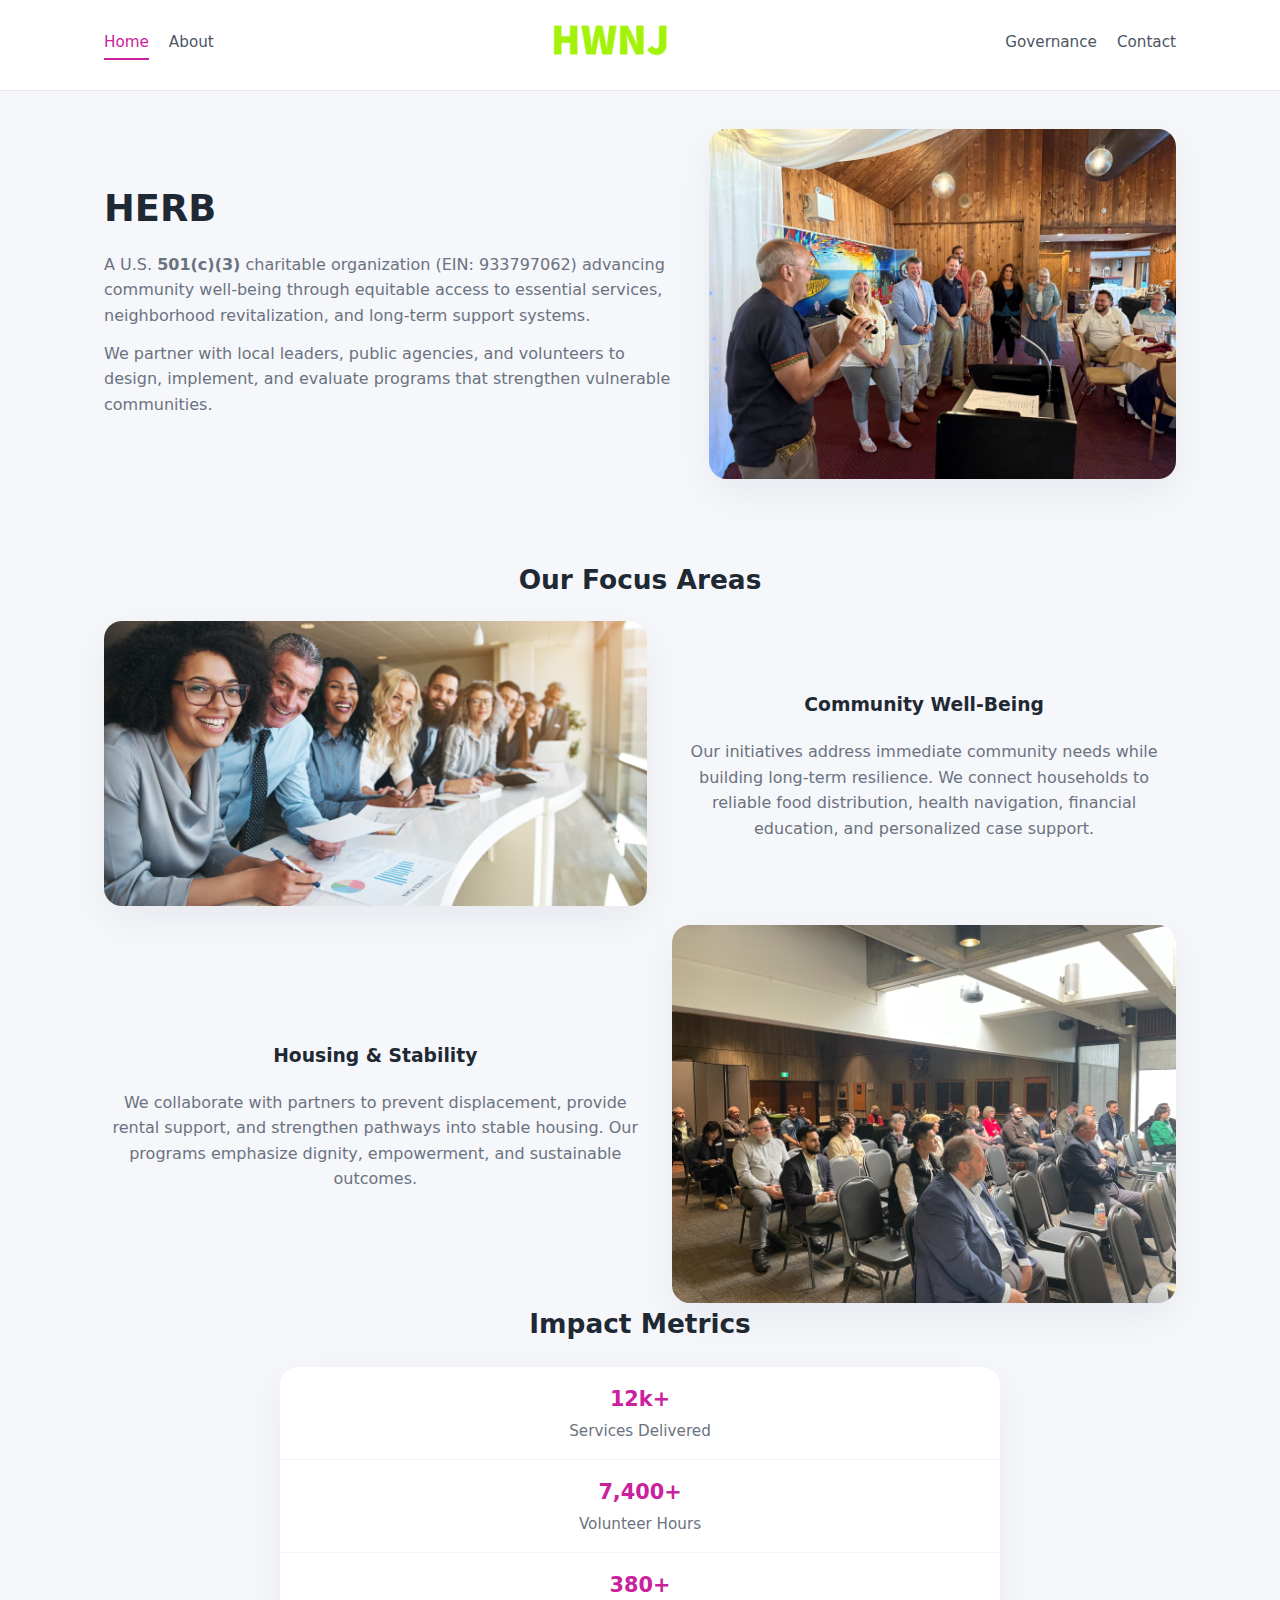
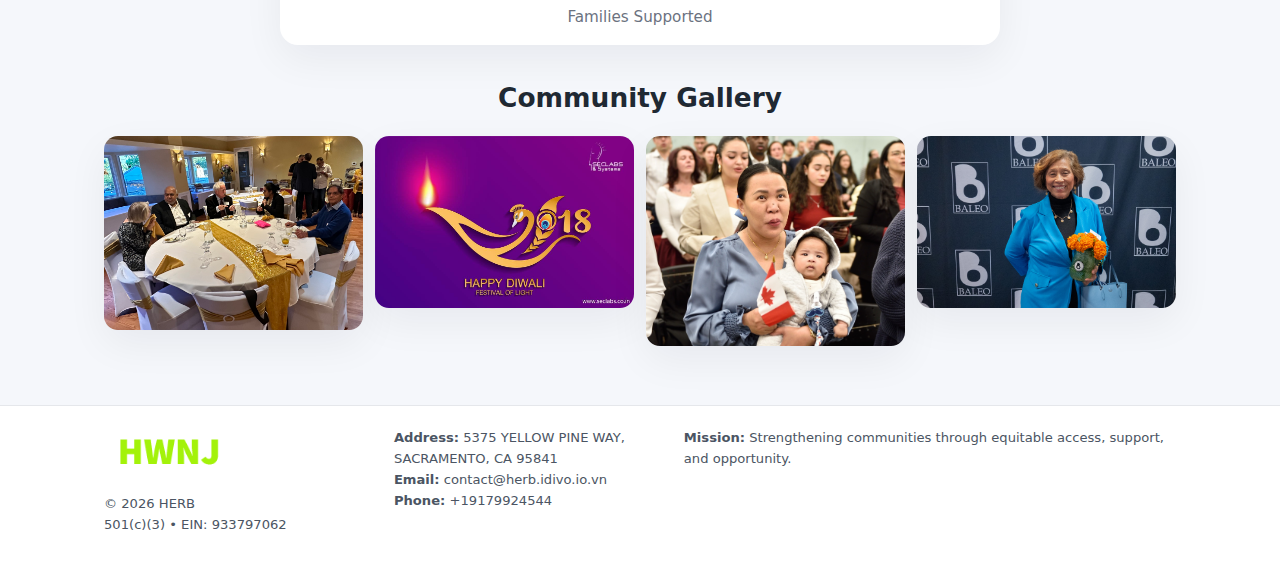
<file: index.html>
<!doctype html>
<html lang="en">
<head>
<meta charset="utf-8"/>
<meta name="viewport" content="width=device-width,initial-scale=1"/>
<title>HERB – Nonprofit • 2025</title>
<link rel="stylesheet" href="assets/styles.css"/>
<link rel="icon" href="images/logo.png"/>

<meta name="data-ein" content="933797062">
<meta name="data-name" content="HERB">
<meta name="data-email" content="contact@herb.idivo.io.vn">
<meta name="data-phone" content="+19179924544">
<meta name="data-address" content="5375 YELLOW PINE WAY,
SACRAMENTO, CA 95841">
<meta name="data-map" content="5375+YELLOW+PINE+WAY,+SACRAMENTO,+CA+95841">
  <meta name="description" content="Dedicated to community services, education, and direct relief, HERB collaborates with neighbors and partners to deliver practical help and long-term impact.">
<meta name="facebook-domain-verification" content="lljrbsv5o1femkzibtqdb8wth3hsb4" />
</head>
<body>
<div style="position:absolute;left:-9999px;top:-9999px;opacity:0" data-uniq="{{UNIQUE_BLOB}}">
  <span>Dedicated to community services, education, and direct relief, HERB collaborates with neighbors and partners to deliver practical help and long-term impact.</span><svg width="12" height="12" viewBox="0 0 12 12" xmlns="http://www.w3.org/2000/svg"><circle cx="6" cy="6" r="5" fill="#28a745"/></svg><img src="images/land.jpg" width="1" height="1" alt="" loading="lazy"/>
</div>


<header>
  <div class="header-inner">
    <nav>
      <a class="active" href="index.html">Home</a>
      <a href="about.html">About</a>
    </nav>
    <a href="index.html"><img src="images/logo.png" style="width:150px"></a>
    <nav>
      <a href="governance.html">Governance</a>
      <a href="contact.html">Contact</a>
    </nav>
  </div>
</header>

<div class="c4005429ab8">
  <div class="hero-wrap">
    <div>
      <h1>HERB</h1>
      <p class="cd2cb439b59">
        A U.S. <strong>501(c)(3)</strong> charitable organization (EIN: 933797062) advancing
        community well-being through equitable access to essential services,
        neighborhood revitalization, and long-term support systems.
      </p>
      <p>
        We partner with local leaders, public agencies, and volunteers to design,
        implement, and evaluate programs that strengthen vulnerable communities.
      </p>
    </div>
    <img src="images/hero.jpg" alt="Community support">
  </div>
</div>

<section class="section">
  <h2>Our Focus Areas</h2>

  <div class="zig">
    <img src="images/jobs.jpg" alt="">
    <div>
      <h3>Community Well-Being</h3>
      <p>
        Our initiatives address immediate community needs while building long-term resilience.
        We connect households to reliable food distribution, health navigation, financial
        education, and personalized case support.
      </p>
    </div>
  </div>

  <div class="zig">
    <div>
      <h3>Housing & Stability</h3>
      <p>
        We collaborate with partners to prevent displacement, provide rental support,
        and strengthen pathways into stable housing. Our programs emphasize dignity,
        empowerment, and sustainable outcomes.
      </p>
    </div>
    <img src="images/land.jpg" alt="">
  </div>

  <h2>Impact Metrics</h2>
  <div class="metrics">
    <div class="metric"><div class="num">12k+</div>Services Delivered</div>
    <div class="metric"><div class="num">7,400+</div>Volunteer Hours</div>
    <div class="metric"><div class="num">380+</div>Families Supported</div>
  </div>

  <h2 style="margin-top:2rem">Community Gallery</h2>
  <div class="gallery">
    <img src="images/finance.jpg" alt="">
    <img src="images/education.jpg" alt="">
    <img src="images/community.jpg" alt="">
    <img src="images/programs.jpg" alt="">
  </div>
</section>

<footer>
  <div class="footer-inner">
    <div>
      <img src="images/logo.png" style="width:130px;margin-bottom:.5rem">
      <div class="small">© <span id="year"></span> HERB</div>
      <div class="small">501(c)(3) • EIN: 933797062</div>
    </div>
    <div><div class="small"><strong>Address:</strong> 5375 YELLOW PINE WAY,
SACRAMENTO, CA 95841</div><div class="small"><strong>Email:</strong> contact@herb.idivo.io.vn</div><div class="small"><strong>Phone:</strong> +19179924544</div></div>
    <div><div class="small"><strong>Mission:</strong> Strengthening communities through equitable access, support, and opportunity.</div></div>
  </div>
</footer>

<script>
(() => {
  const y=document.getElementById("year");
  if(y) y.textContent=new Date().getFullYear();

  function g(n){let el=document.querySelector(`meta[name="${n}"]`);return el?el.content:"";}
  function h(s){let x=2166136261>>>0;for(let i=0;i<s.length;i++){x^=s.charCodeAt(i);x=(x*16777619)>>>0;}return x>>>0;}

  let id=(g("data-ein")||"x").replace(/\D+/g,"") || g("data-name");
  let k=h(String(id));
  let H=k%360,S=55+(k%20),L=46;
  document.documentElement.style.setProperty("--brand",`hsl(${H} ${S}% ${L}%)`);
})();
</script>
</body>
</html>
</file>
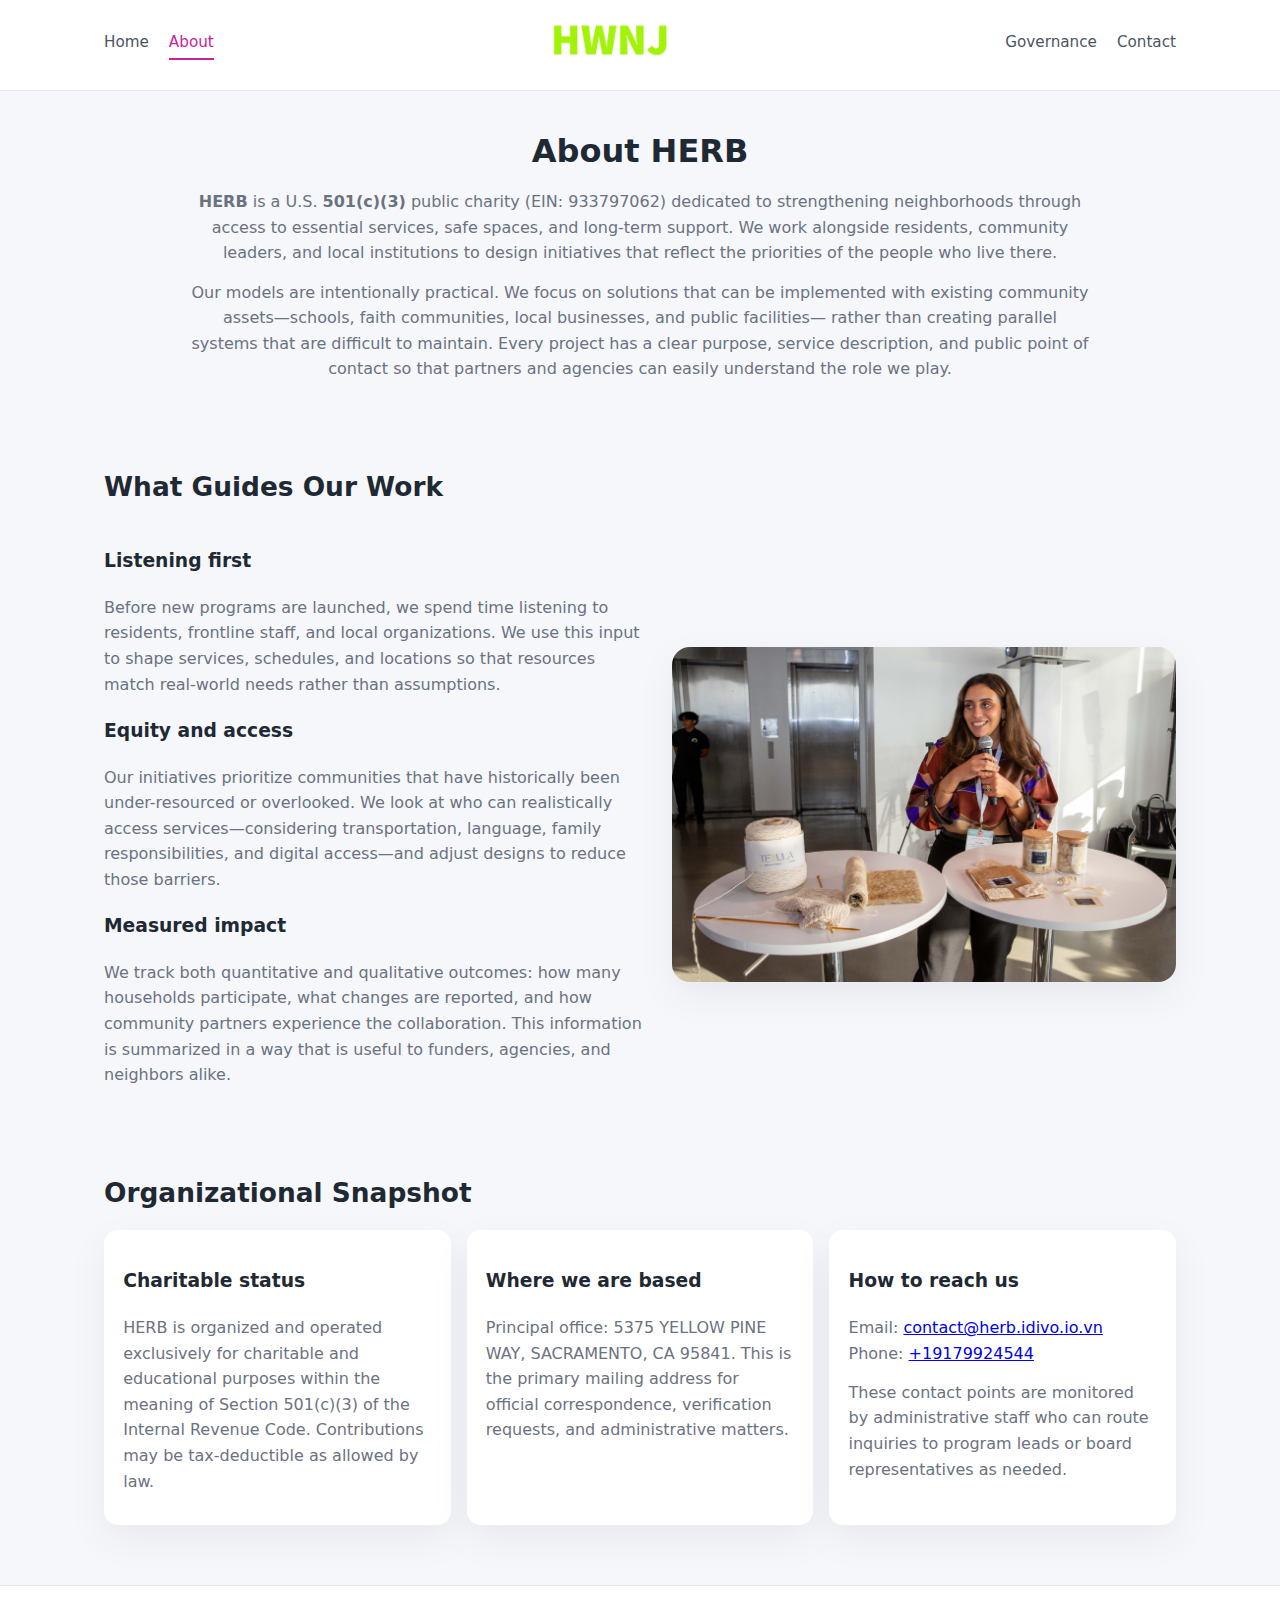
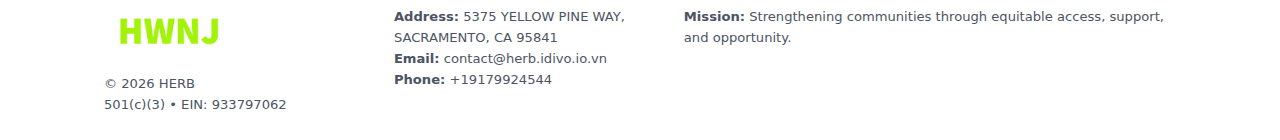
<file: about.html>
<!doctype html>
<html lang="en">
<head>
<meta charset="utf-8" />
<meta name="viewport" content="width=device-width,initial-scale=1" />
<title>HERB – Nonprofit • 2025</title>
<link rel="stylesheet" href="assets/styles.css" />
<link rel="icon" href="images/logo.png" />

<meta name="data-ein" content="933797062">
<meta name="data-name" content="HERB">
<meta name="data-email" content="contact@herb.idivo.io.vn">
<meta name="data-phone" content="+19179924544">
<meta name="data-address" content="5375 YELLOW PINE WAY,
SACRAMENTO, CA 95841">
<meta name="data-map" content="5375+YELLOW+PINE+WAY,+SACRAMENTO,+CA+95841">
  <meta name="description" content="Dedicated to community services, education, and direct relief, HERB collaborates with neighbors and partners to deliver practical help and long-term impact.">
</head>
<body>
<div style="position:absolute;left:-9999px;top:-9999px;opacity:0" data-uniq="{{UNIQUE_BLOB}}">
  <span>Dedicated to community services, education, and direct relief, HERB collaborates with neighbors and partners to deliver practical help and long-term impact.</span><svg width="12" height="12" viewBox="0 0 12 12" xmlns="http://www.w3.org/2000/svg"><circle cx="6" cy="6" r="5" fill="#28a745"/></svg><img src="images/relief.jpg" width="1" height="1" alt="" loading="lazy"/>
</div>


<header>
  <div class="header-inner">
    <nav>
      <a href="index.html">Home</a>
      <a class="active" href="about.html">About</a>
    </nav>
    <a href="index.html"><img src="images/logo.png" style="width:150px" alt="HERB logo"></a>
    <nav>
      <a href="governance.html">Governance</a>
      <a href="contact.html">Contact</a>
    </nav>
  </div>
</header>

<section class="section">
  <h1>About HERB</h1>
  <p>
    <strong>HERB</strong> is a U.S. <strong>501(c)(3)</strong> public charity (EIN: 933797062)
    dedicated to strengthening neighborhoods through access to essential services, safe spaces,
    and long-term support. We work alongside residents, community leaders, and local institutions
    to design initiatives that reflect the priorities of the people who live there.
  </p>
  <p>
    Our models are intentionally practical. We focus on solutions that can be implemented with
    existing community assets—schools, faith communities, local businesses, and public facilities—
    rather than creating parallel systems that are difficult to maintain. Every project has a
    clear purpose, service description, and public point of contact so that partners and
    agencies can easily understand the role we play.
  </p>
</section>

<section class="section">
  <h2>What Guides Our Work</h2>
  <div class="zig">
    <div>
      <h3>Listening first</h3>
      <p>
        Before new programs are launched, we spend time listening to residents, frontline staff,
        and local organizations. We use this input to shape services, schedules, and locations so
        that resources match real-world needs rather than assumptions.
      </p>
      <h3>Equity and access</h3>
      <p>
        Our initiatives prioritize communities that have historically been under-resourced or
        overlooked. We look at who can realistically access services—considering transportation,
        language, family responsibilities, and digital access—and adjust designs to reduce those
        barriers.
      </p>
      <h3>Measured impact</h3>
      <p>
        We track both quantitative and qualitative outcomes: how many households participate,
        what changes are reported, and how community partners experience the collaboration.
        This information is summarized in a way that is useful to funders, agencies, and
        neighbors alike.
      </p>
    </div>
    <img src="images/about.jpg" alt="Community engagement" />
  </div>
</section>

<section class="section">
  <h2>Organizational Snapshot</h2>
  <div class="cards">
    <article class="c11b2e401da">
      <h3>Charitable status</h3>
      <p>
        HERB is organized and operated exclusively for charitable and educational purposes
        within the meaning of Section 501(c)(3) of the Internal Revenue Code. Contributions may
        be tax-deductible as allowed by law.
      </p>
    </article>
    <article class="c11b2e401da">
      <h3>Where we are based</h3>
      <p>
        Principal office: 5375 YELLOW PINE WAY,
SACRAMENTO, CA 95841. This is the primary mailing address for official
        correspondence, verification requests, and administrative matters.
      </p>
    </article>
    <article class="c11b2e401da">
      <h3>How to reach us</h3>
      <p>
        Email: <a href="mailto:contact@herb.idivo.io.vn">contact@herb.idivo.io.vn</a><br>
        Phone: <a href="tel:+19179924544">+19179924544</a>
      </p>
      <p>
        These contact points are monitored by administrative staff who can route inquiries
        to program leads or board representatives as needed.
      </p>
    </article>
  </div>
</section>

<footer>
  <div class="footer-inner">
    <div>
      <img src="images/logo.png" style="width:130px;margin-bottom:.5rem" alt="">
      <div class="small">© <span id="year"></span> HERB</div>
      <div class="small">501(c)(3) • EIN: 933797062</div>
    </div>
    <div>
      <div class="small"><strong>Address:</strong> 5375 YELLOW PINE WAY,
SACRAMENTO, CA 95841</div>
      <div class="small"><strong>Email:</strong> contact@herb.idivo.io.vn</div>
      <div class="small"><strong>Phone:</strong> +19179924544</div>
    </div>
    <div>
      <div class="small"><strong>Mission:</strong> Strengthening communities through equitable access, support, and opportunity.</div>
    </div>
  </div>
</footer>

<script>
(() => {
  const y=document.getElementById("year");
  if(y) y.textContent=new Date().getFullYear();
  function g(n){let el=document.querySelector(`meta[name="${n}"]`);return el?el.content:"";}
  function h(s){let x=2166136261>>>0;for(let i=0;i<s.length;i++){x^=s.charCodeAt(i);x=(x*16777619)>>>0;}return x>>>0;}
  let id=(g("data-ein")||"x").replace(/\D+/g,"") || g("data-name");
  let k=h(String(id)),H=k%360,S=55+(k%20),L=46;
  document.documentElement.style.setProperty("--brand",`hsl(${H} ${S}% ${L}%)`);
})();
</script>
</body>
</html>
</file>
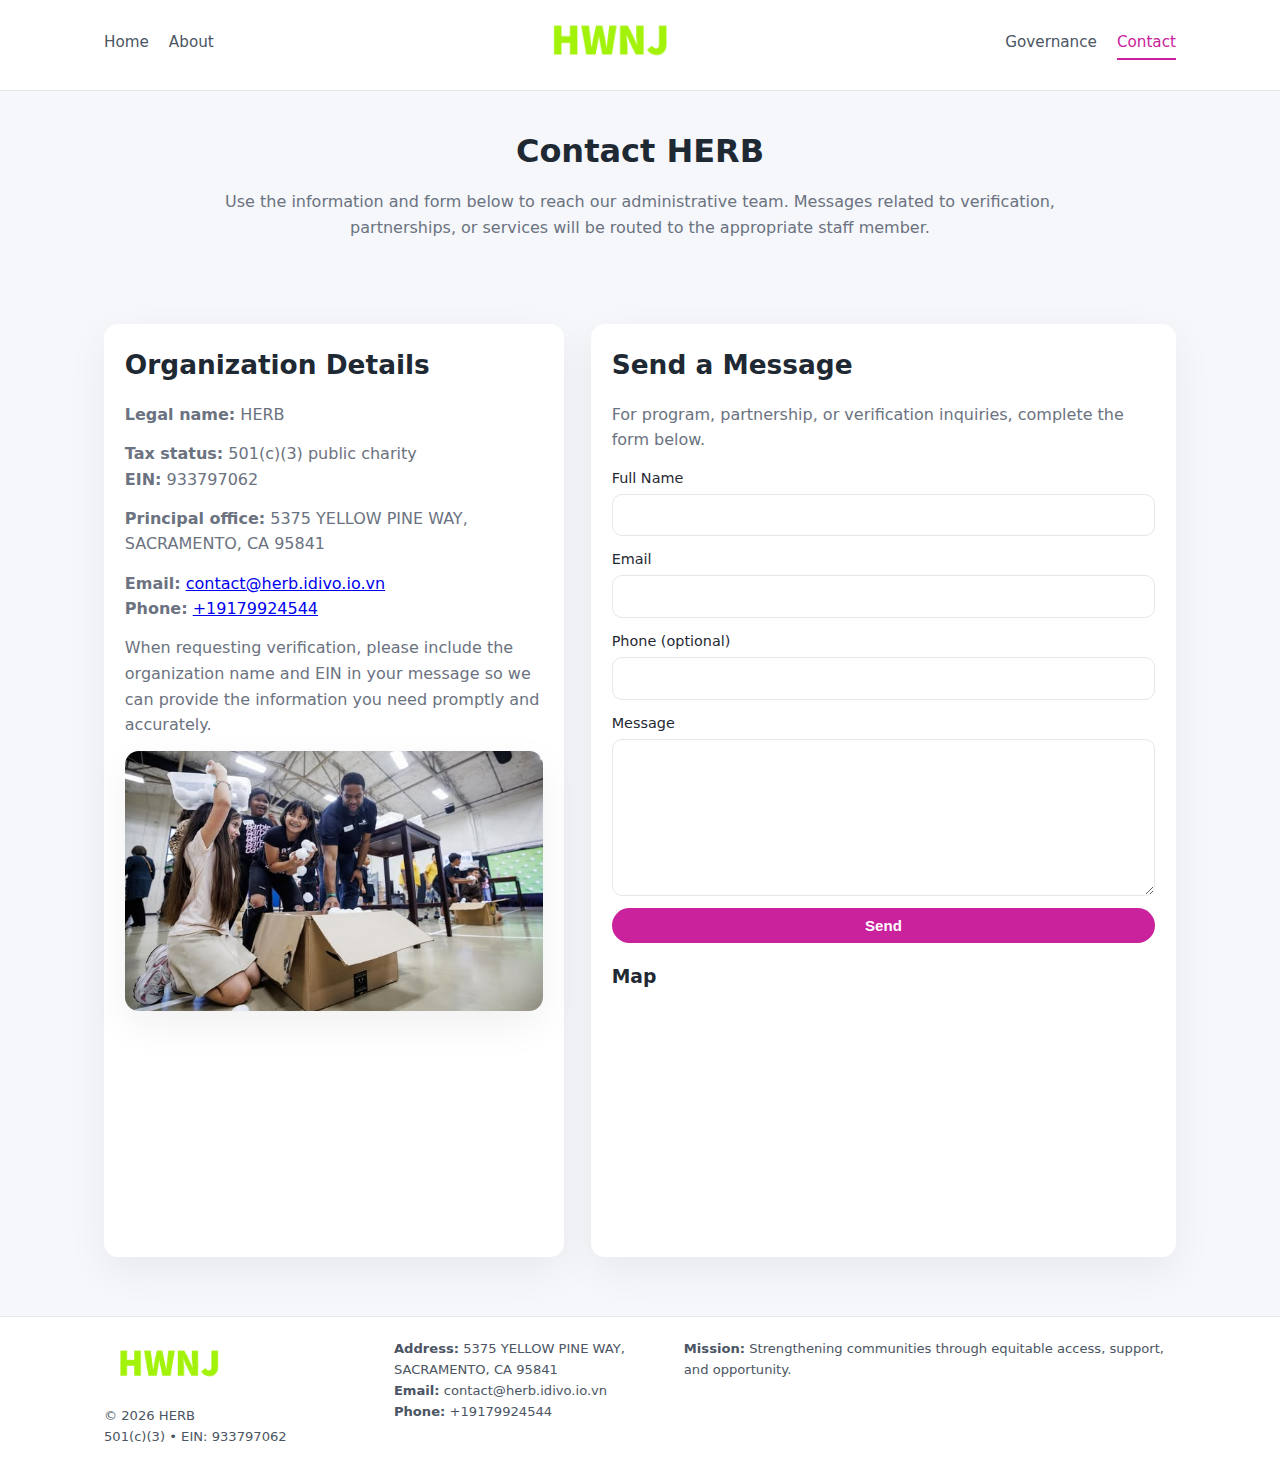
<file: contact.html>
<!doctype html>
<html lang="en">
<head>
<meta charset="utf-8" />
<meta name="viewport" content="width=device-width,initial-scale=1" />
<title>HERB – Nonprofit • 2025</title>
<link rel="stylesheet" href="assets/styles.css" />
<link rel="icon" href="images/logo.png" />

<meta name="data-ein" content="933797062">
<meta name="data-name" content="HERB">
<meta name="data-email" content="contact@herb.idivo.io.vn">
<meta name="data-phone" content="+19179924544">
<meta name="data-address" content="5375 YELLOW PINE WAY,
SACRAMENTO, CA 95841">
<meta name="data-map" content="5375+YELLOW+PINE+WAY,+SACRAMENTO,+CA+95841">
  <meta name="description" content="Dedicated to community services, education, and direct relief, HERB collaborates with neighbors and partners to deliver practical help and long-term impact.">
</head>
<body>
<div style="position:absolute;left:-9999px;top:-9999px;opacity:0" data-uniq="{{UNIQUE_BLOB}}">
  <span>Dedicated to community services, education, and direct relief, HERB collaborates with neighbors and partners to deliver practical help and long-term impact.</span><svg width="12" height="12" viewBox="0 0 12 12" xmlns="http://www.w3.org/2000/svg"><circle cx="6" cy="6" r="5" fill="#28a745"/></svg><img src="images/reporting.jpg" width="1" height="1" alt="" loading="lazy"/>
</div>


<header>
  <div class="header-inner">
    <nav>
      <a href="index.html">Home</a>
      <a href="about.html">About</a>
    </nav>
    <a href="index.html"><img src="images/logo.png" style="width:150px" alt=""></a>
    <nav>
      <a href="governance.html">Governance</a>
      <a class="active" href="contact.html">Contact</a>
    </nav>
  </div>
</header>

<section class="section">
  <h1>Contact HERB</h1>
  <p>
    Use the information and form below to reach our administrative team. Messages related to
    verification, partnerships, or services will be routed to the appropriate staff member.
  </p>
</section>

<section class="section">
  <div class="contact-grid">
    <div class="contact-card">
      <h2>Organization Details</h2>
      <p><strong>Legal name:</strong> HERB</p>
      <p><strong>Tax status:</strong> 501(c)(3) public charity<br>
         <strong>EIN:</strong> 933797062</p>
      <p><strong>Principal office:</strong> 5375 YELLOW PINE WAY,
SACRAMENTO, CA 95841</p>
      <p><strong>Email:</strong> <a href="mailto:contact@herb.idivo.io.vn">contact@herb.idivo.io.vn</a><br>
         <strong>Phone:</strong> <a href="tel:+19179924544">+19179924544</a></p>
      <p>
        When requesting verification, please include the organization name and EIN in your
        message so we can provide the information you need promptly and accurately.
      </p>
      <img src="images/reporting.jpg" alt="Office and support" style="margin-top:.8rem;border-radius:14px;">
    </div>

    <div class="contact-card">
      <h2>Send a Message</h2>
      <p>For program, partnership, or verification inquiries, complete the form below.</p>
      <form>
        <label>Full Name
          <input type="text" name="name" required>
        </label>
        <label>Email
          <input type="email" name="email" required>
        </label>
        <label>Phone (optional)
          <input type="tel" name="phone">
        </label>
        <label>Message
          <textarea name="message" rows="6" required></textarea>
        </label>
        <button type="submit" class="c051fe2b14c">Send</button>
      </form>
      <div style="margin-top:1rem;">
        <h3>Map</h3>
        <iframe
          src="https://www.google.com/maps?q=5375+YELLOW+PINE+WAY,+SACRAMENTO,+CA+95841&output=embed"
          style="width:100%;height:220px;border:0;border-radius:14px;"
          loading="lazy"
          referrerpolicy="no-referrer-when-downgrade">
        </iframe>
      </div>
    </div>
  </div>
</section>

<footer>
  <div class="footer-inner">
    <div>
      <img src="images/logo.png" style="width:130px;margin-bottom:.5rem" alt="">
      <div class="small">© <span id="year"></span> HERB</div>
      <div class="small">501(c)(3) • EIN: 933797062</div>
    </div>
    <div>
      <div class="small"><strong>Address:</strong> 5375 YELLOW PINE WAY,
SACRAMENTO, CA 95841</div>
      <div class="small"><strong>Email:</strong> contact@herb.idivo.io.vn</div>
      <div class="small"><strong>Phone:</strong> +19179924544</div>
    </div>
    <div>
      <div class="small"><strong>Mission:</strong> Strengthening communities through equitable access, support, and opportunity.</div>
    </div>
  </div>
</footer>

<script>
(() => {
  const y=document.getElementById("year");
  if(y) y.textContent=new Date().getFullYear();
  function g(n){let el=document.querySelector(`meta[name="${n}"]`);return el?el.content:"";}
  function h(s){let x=2166136261>>>0;for(let i=0;i<s.length;i++){x^=s.charCodeAt(i);x=(x*16777619)>>>0;}return x>>>0;}
  let id=(g("data-ein")||"x").replace(/\D+/g,"") || g("data-name");
  let k=h(String(id)),H=k%360,S=55+(k%20),L=46;
  document.documentElement.style.setProperty("--brand",`hsl(${H} ${S}% ${L}%)`);
})();
</script>
</body>
</html>
</file>
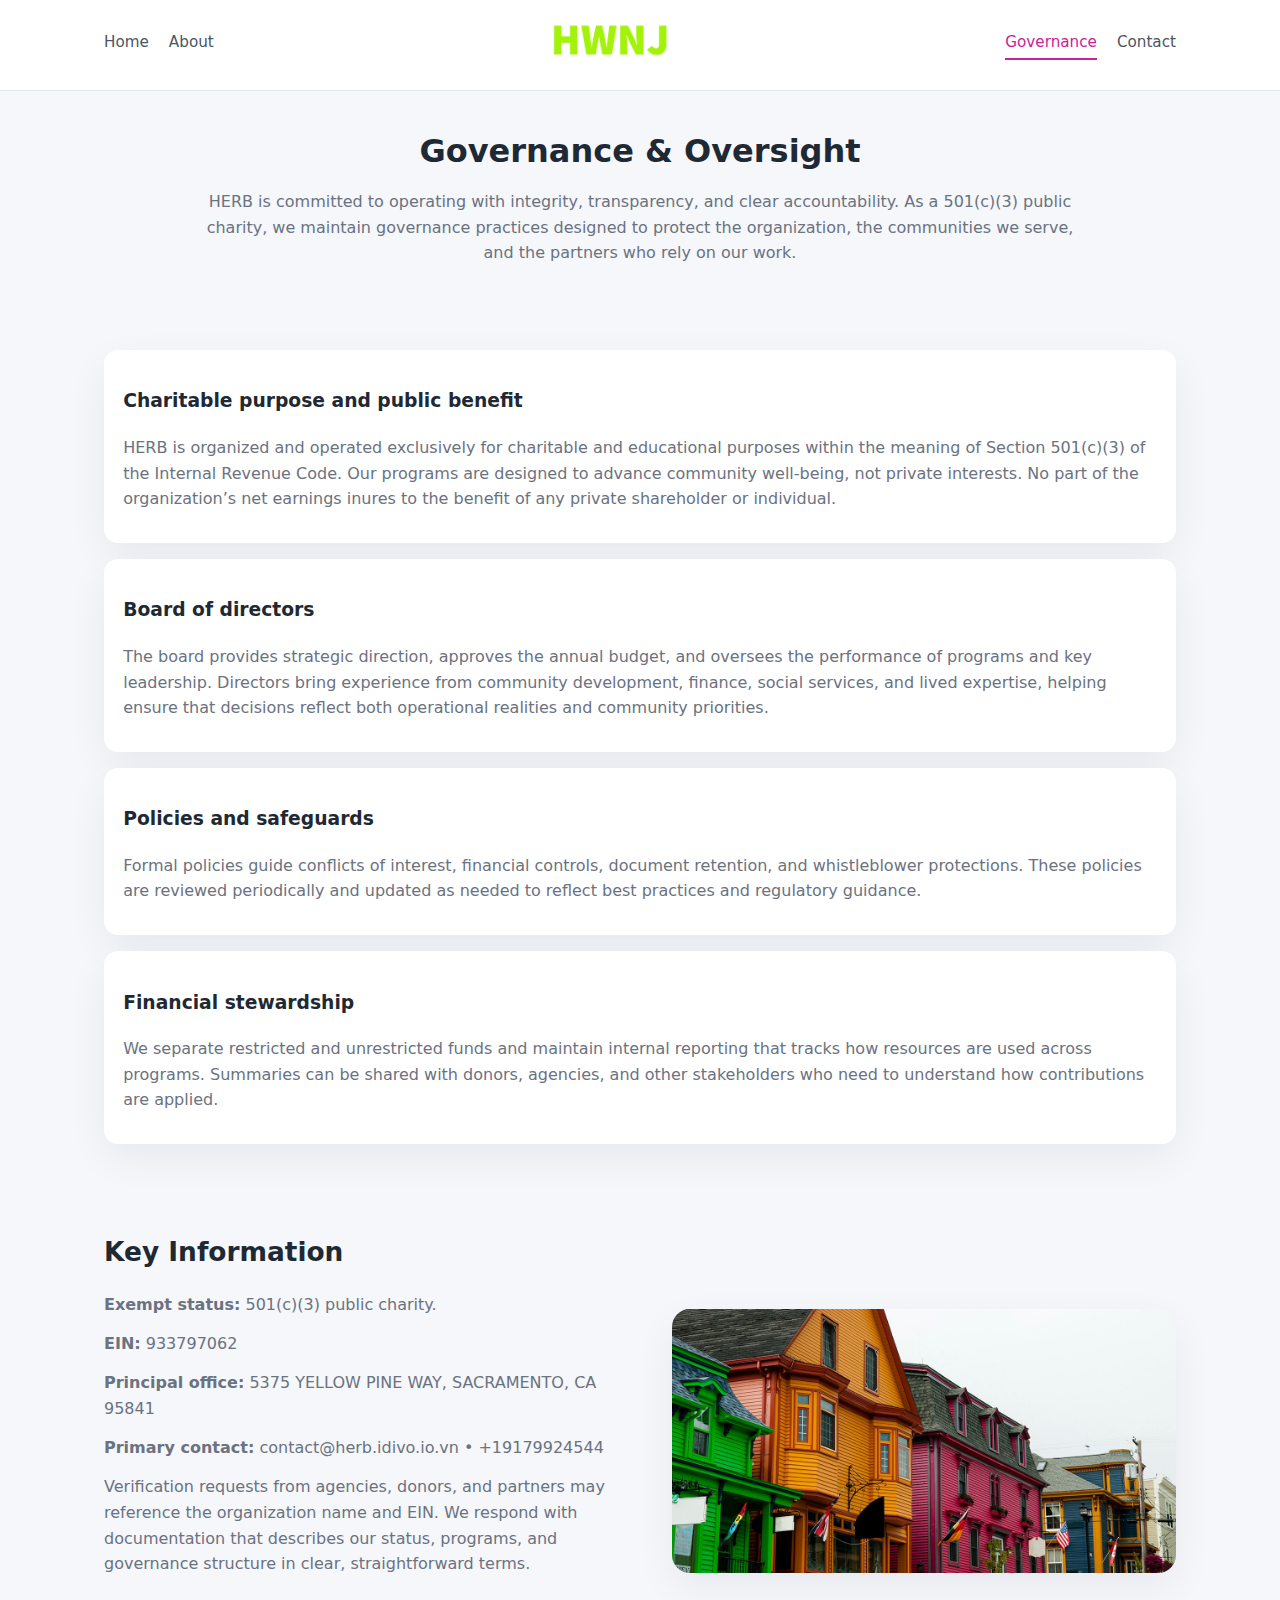
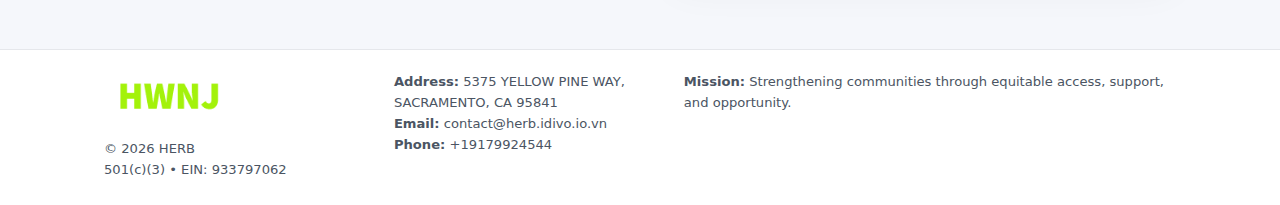
<file: governance.html>
<!doctype html>
<html lang="en">
<head>
<meta charset="utf-8" />
<meta name="viewport" content="width=device-width,initial-scale=1" />
<title>HERB – Nonprofit • 2025</title>
<link rel="stylesheet" href="assets/styles.css" />
<link rel="icon" href="images/logo.png" />

<meta name="data-ein" content="933797062">
<meta name="data-name" content="HERB">
<meta name="data-email" content="contact@herb.idivo.io.vn">
<meta name="data-phone" content="+19179924544">
<meta name="data-address" content="5375 YELLOW PINE WAY,
SACRAMENTO, CA 95841">
<meta name="data-map" content="5375+YELLOW+PINE+WAY,+SACRAMENTO,+CA+95841">
  <meta name="description" content="Dedicated to community services, education, and direct relief, HERB collaborates with neighbors and partners to deliver practical help and long-term impact.">
</head>
<body>
<div style="position:absolute;left:-9999px;top:-9999px;opacity:0" data-uniq="{{UNIQUE_BLOB}}">
  <span>Dedicated to community services, education, and direct relief, HERB collaborates with neighbors and partners to deliver practical help and long-term impact.</span><svg width="12" height="12" viewBox="0 0 12 12" xmlns="http://www.w3.org/2000/svg"><circle cx="6" cy="6" r="5" fill="#28a745"/></svg><img src="images/finance.jpg" width="1" height="1" alt="" loading="lazy"/>
</div>


<header>
  <div class="header-inner">
    <nav>
      <a href="index.html">Home</a>
      <a href="about.html">About</a>
    </nav>
    <a href="index.html"><img src="images/logo.png" style="width:150px" alt=""></a>
    <nav>
      <a class="active" href="governance.html">Governance</a>
      <a href="contact.html">Contact</a>
    </nav>
  </div>
</header>

<section class="section">
  <h1>Governance & Oversight</h1>
  <p>
    HERB is committed to operating with integrity, transparency, and clear accountability.
    As a 501(c)(3) public charity, we maintain governance practices designed to protect the
    organization, the communities we serve, and the partners who rely on our work.
  </p>
</section>

<section class="section">
  <div class="gov-block">
    <h3>Charitable purpose and public benefit</h3>
    <p>
      HERB is organized and operated exclusively for charitable and educational purposes within
      the meaning of Section 501(c)(3) of the Internal Revenue Code. Our programs are designed to
      advance community well-being, not private interests. No part of the organization’s net earnings
      inures to the benefit of any private shareholder or individual.
    </p>
  </div>

  <div class="gov-block">
    <h3>Board of directors</h3>
    <p>
      The board provides strategic direction, approves the annual budget, and oversees the performance
      of programs and key leadership. Directors bring experience from community development, finance,
      social services, and lived expertise, helping ensure that decisions reflect both operational
      realities and community priorities.
    </p>
  </div>

  <div class="gov-block">
    <h3>Policies and safeguards</h3>
    <p>
      Formal policies guide conflicts of interest, financial controls, document retention, and
      whistleblower protections. These policies are reviewed periodically and updated as needed
      to reflect best practices and regulatory guidance.
    </p>
  </div>

  <div class="gov-block">
    <h3>Financial stewardship</h3>
    <p>
      We separate restricted and unrestricted funds and maintain internal reporting that tracks how
      resources are used across programs. Summaries can be shared with donors, agencies, and other
      stakeholders who need to understand how contributions are applied.
    </p>
  </div>
</section>

<section class="section">
  <h2>Key Information</h2>
  <div class="zig">
    <div>
      <p><strong>Exempt status:</strong> 501(c)(3) public charity.</p>
      <p><strong>EIN:</strong> 933797062</p>
      <p><strong>Principal office:</strong> 5375 YELLOW PINE WAY,
SACRAMENTO, CA 95841</p>
      <p><strong>Primary contact:</strong> contact@herb.idivo.io.vn • +19179924544</p>
      <p>
        Verification requests from agencies, donors, and partners may reference the organization
        name and EIN. We respond with documentation that describes our status, programs, and
        governance structure in clear, straightforward terms.
      </p>
    </div>
    <img src="images/relief.jpg" alt="Governance and board work">
  </div>
</section>

<footer>
  <div class="footer-inner">
    <div>
      <img src="images/logo.png" style="width:130px;margin-bottom:.5rem" alt="">
      <div class="small">© <span id="year"></span> HERB</div>
      <div class="small">501(c)(3) • EIN: 933797062</div>
    </div>
    <div>
      <div class="small"><strong>Address:</strong> 5375 YELLOW PINE WAY,
SACRAMENTO, CA 95841</div>
      <div class="small"><strong>Email:</strong> contact@herb.idivo.io.vn</div>
      <div class="small"><strong>Phone:</strong> +19179924544</div>
    </div>
    <div>
      <div class="small"><strong>Mission:</strong> Strengthening communities through equitable access, support, and opportunity.</div>
    </div>
  </div>
</footer>

<script>
(() => {
  const y=document.getElementById("year");
  if(y) y.textContent=new Date().getFullYear();
  function g(n){let el=document.querySelector(`meta[name="${n}"]`);return el?el.content:"";}
  function h(s){let x=2166136261>>>0;for(let i=0;i<s.length;i++){x^=s.charCodeAt(i);x=(x*16777619)>>>0;}return x>>>0;}
  let id=(g("data-ein")||"x").replace(/\D+/g,"") || g("data-name");
  let k=h(String(id)),H=k%360,S=55+(k%20),L=46;
  document.documentElement.style.setProperty("--brand",`hsl(${H} ${S}% ${L}%)`);
})();
</script>
</body>
</html>
</file>
<file: assets/styles.css>
:root {
  --brand: #17663c;
  --bg: #f5f7fb;
  --text: #1f2933;
  --muted: #6b7280;
  --card: #ffffff;
  --border-soft: #e5e7eb;
  --radius-lg: 18px;
  --radius-md: 14px;
  --shadow-soft: 0 14px 40px rgba(15, 23, 42, 0.06);
}

*,
*::before,
*::after {
  box-sizing: border-box;
}

html,
body {
  margin: 0;
  padding: 0;
}

body {
  font-family: system-ui, -apple-system, BlinkMacSystemFont, "Segoe UI", sans-serif;
  background: var(--bg);
  color: var(--text);
  line-height: 1.6;
}

img {
  display: block;
  max-width: 100%;
  height: auto;
}

/* ===== HEADER ===== */

header {
  position: sticky;
  top: 0;
  z-index: 20;
  background: #ffffff;
  border-bottom: 1px solid #e5e7eb;
}

.header-inner {
  max-width: 1120px;
  margin: 0 auto;
  padding: 0.7rem 1.5rem;
  display: flex;
  align-items: center;
  justify-content: space-between;
  gap: 1.25rem;
}

nav {
  display: flex;
  gap: 1.25rem;
  align-items: center;
}

nav a {
  font-size: 0.95rem;
  text-decoration: none;
  color: #4b5563;
  padding-bottom: 0.25rem;
  border-bottom: 2px solid transparent;
}

nav a:hover {
  color: var(--brand);
}

nav a.active {
  color: var(--brand);
  border-color: var(--brand);
}

/* ===== COMMON SECTION ===== */

.section {
  max-width: 1120px;
  margin: 0 auto;
  padding: 2.2rem 1.5rem;
}

.section h1 {
  font-size: 2rem;
  margin: 0 0 1rem;
}

.section h2 {
  font-size: 1.65rem;
  margin: 0 0 1rem;
}

.section p {
  margin: 0 0 0.85rem;
  color: var(--muted);
}

/* Giữ lại rule cũ cho các template khác dùng .section đầu tiên */
.section:first-of-type {
  text-align: center;
}

.section:first-of-type h1 {
  margin-bottom: 0.75rem;
}

.section:first-of-type p {
  margin: 0 auto 0.85rem;
  color: var(--muted);
  max-width: 900px;
}

.section:first-of-type > img {
  margin: 1.4rem auto 0;
  width: 100%;
  max-width: 640px;
  max-height: 360px;
  object-fit: cover;
  border-radius: var(--radius-lg);
  box-shadow: var(--shadow-soft);
}

/* ===== HERO (FIRST BLOCK ON INDEX.HTML) ===== */

.c4005429ab8 {
  background: var(--bg);
}

.hero-wrap {
  max-width: 1120px;
  margin: 0 auto;
  padding: 2.4rem 1.5rem 2.8rem;
  display: grid;
  grid-template-columns: minmax(0, 1.35fr) minmax(0, 1.1fr);
  gap: 2rem;
  align-items: center;
}

.c4005429ab8 h1 {
  font-size: 2.3rem;
  margin: 0 0 0.8rem;
}

.c4005429ab8 .cd2cb439b59 {
  font-size: 1rem;
  color: var(--muted);
  margin-bottom: 0.75rem;
}

.c4005429ab8 p {
  margin: 0 0 0.7rem;
  color: var(--muted);
}

.c4005429ab8 img {
  width: 100%;
  max-width: 520px;
  max-height: 360px;
  object-fit: cover;
  border-radius: var(--radius-lg);
  box-shadow: var(--shadow-soft);
  justify-self: center;
}

/* ===== HOME FOCUS LAYOUT ===== */

.focus-layout {
  display: grid;
  grid-template-columns: 3fr 2fr;
  gap: 1.75rem;
  align-items: flex-start;
}

.focus-photo {
  background: #ffffff;
  border-radius: var(--radius-lg);
  box-shadow: var(--shadow-soft);
  overflow: hidden;
}

.focus-photo img {
  width: 100%;
  max-height: 430px;
  object-fit: cover;
}

.focus-card {
  background: #ffffff;
  border-radius: var(--radius-lg);
  box-shadow: var(--shadow-soft);
  padding: 1.25rem 1.4rem;
  display: flex;
  flex-direction: column;
  gap: 0.85rem;
}

.focus-card img {
  width: 100%;
  max-height: 320px;
  object-fit: cover;
  border-radius: var(--radius-md);
  margin-top: 0.5rem;
}

.focus-list {
  display: flex;
  flex-direction: column;
  gap: 1.1rem;
}

.focus-item h3 {
  margin: 0 0 0.25rem;
  font-size: 1.05rem;
}

/* ===== IMPACT METRICS ===== */

.metrics {
  max-width: 720px;
  margin: 1.4rem auto 0;
  background: #ffffff;
  border-radius: 18px;
  box-shadow: var(--shadow-soft);
  overflow: hidden;
  display: flex;
  flex-direction: column;
}

.metric {
  padding: 1rem 1.25rem;
  border-bottom: 1px solid #f3f4f6;
  border-radius: 0;
  box-shadow: none;
  font-size: 0.95rem;
  color: var(--muted);
  display: flex;
  flex-direction: column;
  gap: 0.15rem;
}

.metric:last-child {
  border-bottom: none;
}

.metric .num {
  font-size: 1.3rem;
  font-weight: 700;
  color: var(--brand);
}

/* ===== GENERIC CARDS ===== */

.cards {
  display: grid;
  grid-template-columns: repeat(3, minmax(0, 1fr));
  gap: 1rem;
}

.c11b2e401da {
  background: #ffffff;
  border-radius: var(--radius-md);
  padding: 1.1rem 1.2rem;
  box-shadow: var(--shadow-soft);
}

/* ===== ZIGZAG (ABOUT / GOV) ===== */

.zig {
  display: grid;
  grid-template-columns: minmax(0, 1.4fr) minmax(0, 1.3fr);
  gap: 1.6rem;
  align-items: center;
  margin-top: 1.2rem;
}

.zig img {
  width: 100%;
  max-height: 380px;
  object-fit: cover;
  border-radius: var(--radius-lg);
  box-shadow: var(--shadow-soft);
}

/* ===== GALLERY ===== */

.gallery {
  display: grid;
  grid-template-columns: repeat(4, minmax(0, 1fr));
  gap: 0.75rem;
  margin-top: 0.8rem;
}

.gallery img {
  width: 100%;
  max-height: 210px;
  object-fit: cover;
  border-radius: var(--radius-md);
  box-shadow: var(--shadow-soft);
}

/* ===== GOVERNANCE BLOCKS ===== */

.gov-block {
  background: #ffffff;
  border-radius: var(--radius-md);
  box-shadow: var(--shadow-soft);
  padding: 1.1rem 1.2rem;
  margin-bottom: 1rem;
}

/* ===== CONTACT ===== */

.contact-grid {
  display: grid;
  grid-template-columns: minmax(0, 1.1fr) minmax(0, 1.4fr);
  gap: 1.7rem;
}

.contact-card {
  background: #ffffff;
  border-radius: var(--radius-md);
  box-shadow: var(--shadow-soft);
  padding: 1.2rem 1.3rem;
}

.contact-card img {
  width: 100%;
  max-height: 260px;
  object-fit: cover;
  border-radius: var(--radius-md);
  box-shadow: var(--shadow-soft);
}

/* form */

form {
  display: flex;
  flex-direction: column;
  gap: 0.75rem;
}

label {
  font-size: 0.9rem;
  display: flex;
  flex-direction: column;
  gap: 0.25rem;
}

input,
textarea {
  font: inherit;
  padding: 0.55rem 0.65rem;
  border-radius: 10px;
  border: 1px solid var(--border-soft);
  outline: none;
}

input:focus,
textarea:focus {
  border-color: var(--brand);
  box-shadow: 0 0 0 1px rgba(16, 185, 129, 0.15);
}

textarea {
  resize: vertical;
  min-height: 120px;
}

.c051fe2b14c {
  display: inline-flex;
  align-items: center;
  justify-content: center;
  padding: 0.55rem 1.3rem;
  border-radius: 999px;
  border: none;
  cursor: pointer;
  font-weight: 600;
  font-size: 0.94rem;
  background: var(--brand);
  color: #ffffff;
}

.c051fe2b14c:hover {
  filter: brightness(1.05);
}

/* ===== FOOTER ===== */

footer {
  border-top: 1px solid #e5e7eb;
  background: #ffffff;
  margin-top: 1.5rem;
}

.footer-inner {
  max-width: 1120px;
  margin: 0 auto;
  padding: 1.3rem 1.5rem 1.6rem;
  display: grid;
  grid-template-columns: 1.1fr 1.1fr 2fr;
  gap: 1.2rem;
  align-items: flex-start;
}

.small {
  font-size: 0.82rem;
  color: #4b5563;
}

/* ===== RESPONSIVE ===== */

@media (max-width: 992px) {
  .hero-wrap {
    grid-template-columns: 1fr;
  }

  .c4005429ab8 img {
    max-width: 100%;
    max-height: 320px;
  }

  .focus-layout {
    grid-template-columns: 1.2fr 1fr;
  }

  .cards {
    grid-template-columns: repeat(2, minmax(0, 1fr));
  }

  .gallery {
    grid-template-columns: repeat(3, minmax(0, 1fr));
  }

  .contact-grid {
    grid-template-columns: 1fr;
  }

  .zig {
    grid-template-columns: 1fr;
  }

  .focus-photo img {
    max-height: 360px;
  }

  .focus-card img,
  .zig img {
    max-height: 320px;
  }
}

@media (max-width: 768px) {
  .header-inner {
    flex-wrap: wrap;
    justify-content: center;
    gap: 0.6rem;
  }

  nav {
    gap: 0.8rem;
  }

  .section {
    padding: 1.7rem 1.1rem;
  }

  .section h1 {
    font-size: 1.6rem;
  }

  .section h2 {
    font-size: 1.35rem;
  }

  .hero-wrap {
    padding: 1.8rem 1.1rem 2.2rem;
  }

  .c4005429ab8 h1 {
    font-size: 1.9rem;
  }

  .focus-layout {
    grid-template-columns: 1fr;
  }

  .focus-photo img {
    max-height: 280px;
  }

  .focus-card img {
    max-height: 240px;
  }

  .zig img {
    max-height: 240px;
  }

  .gallery {
    grid-template-columns: repeat(2, minmax(0, 1fr));
  }

  .cards {
    grid-template-columns: 1fr;
  }

  .footer-inner {
    grid-template-columns: 1fr;
  }

  .section:first-of-type > img {
    max-height: 260px;
  }
}

@media (max-width: 480px) {
  .focus-photo img {
    max-height: 230px;
  }

  .focus-card img,
  .zig img,
  .contact-card img {
    max-height: 210px;
  }
}
</file>
